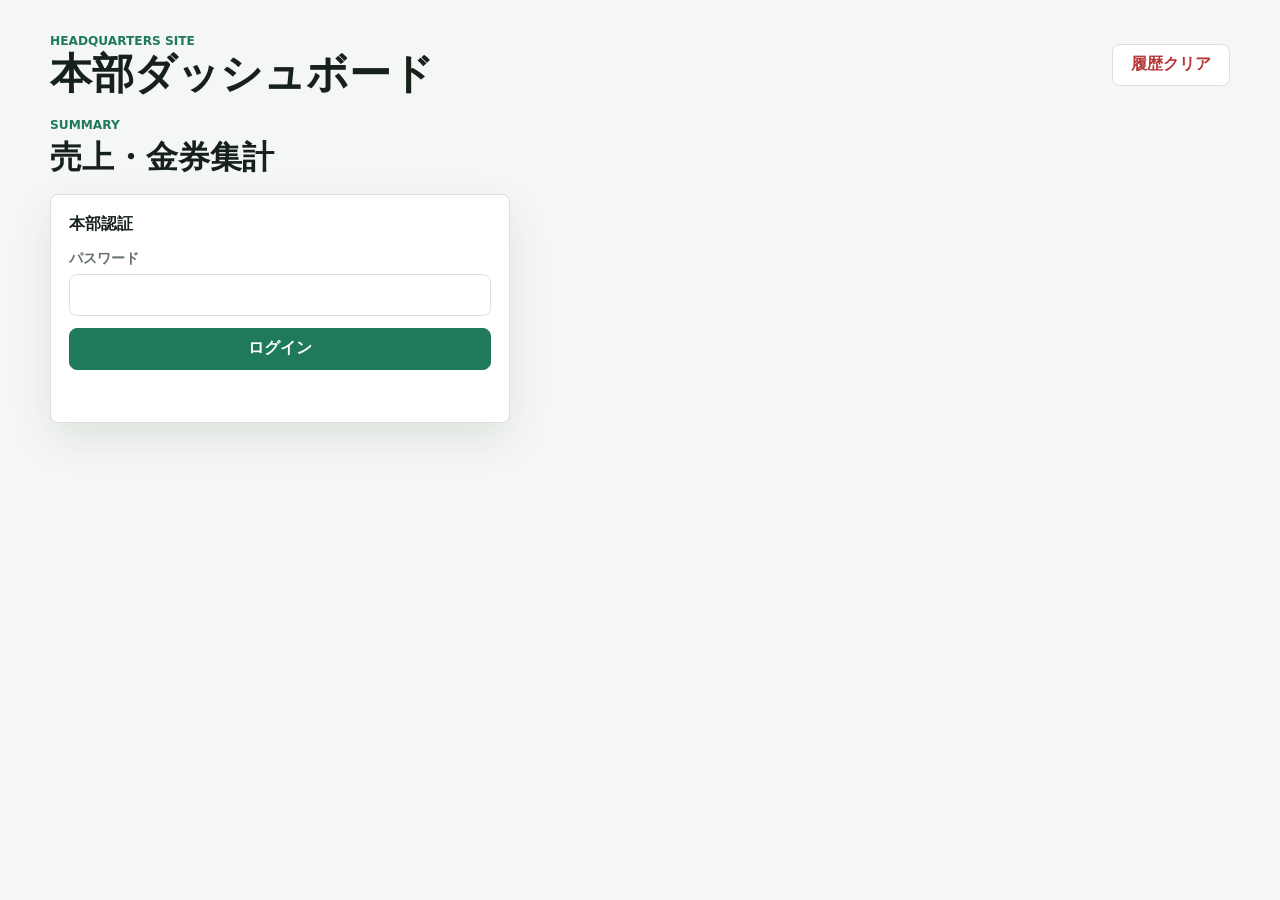
<file: hq-noauth.html>
<!doctype html>
<html lang="ja">
  <head>
    <meta charset="UTF-8" />
    <meta name="viewport" content="width=device-width, initial-scale=1.0" />
    <title>本部用 認証なし | 文化祭 販売管理</title>
    <link rel="stylesheet" href="styles.css" />
  </head>
  <body data-page="hq" data-auth="none">
    <div class="app-shell">
      <header class="topbar">
        <div>
          <p class="eyebrow">Headquarters Site</p>
          <h1>本部ダッシュボード</h1>
        </div>
        <button class="ghost-button danger" type="button" id="clearHistoryButton">履歴クリア</button>
      </header>

      <main>
        <section aria-labelledby="hqTitle">
          <div class="section-head">
            <div>
              <p class="eyebrow">Summary</p>
              <h2 id="hqTitle">売上・金券集計</h2>
            </div>
          </div>

          <section class="login-panel hidden" id="hqLogin">
            <h3>本部認証</h3>
            <form id="hqLoginForm" class="login-form">
              <label>
                <span>パスワード</span>
                <input id="hqPassword" type="password" autocomplete="current-password" />
              </label>
              <button class="primary-button" type="submit">ログイン</button>
            </form>
            <p class="status-text" id="loginMessage"></p>
          </section>

          <div class="dashboard hidden" id="dashboard">
            <section class="metric-grid" aria-label="集計">
              <article class="metric-card">
                <span>総売上</span>
                <strong id="metricSales">0円</strong>
              </article>
              <article class="metric-card">
                <span>注文数</span>
                <strong id="metricOrders">0</strong>
              </article>
              <article class="metric-card">
                <span>金券合計</span>
                <strong id="metricTickets">0円</strong>
              </article>
            </section>

            <div class="dashboard-grid">
              <section class="report-panel">
                <h3>部門別売上</h3>
                <div id="departmentSummary" class="summary-table"></div>
              </section>
              <section class="report-panel">
                <h3>金券集計</h3>
                <div id="ticketSummary" class="summary-table"></div>
              </section>
            </div>

            <section class="report-panel">
              <div class="panel-title-row">
                <h3>注文履歴</h3>
                <span id="historyCount">0件</span>
              </div>
              <div class="history-list" id="historyList"></div>
            </section>
          </div>
        </section>
      </main>
    </div>

    <script type="module" src="app.js"></script>
  </body>
</html>
</file>
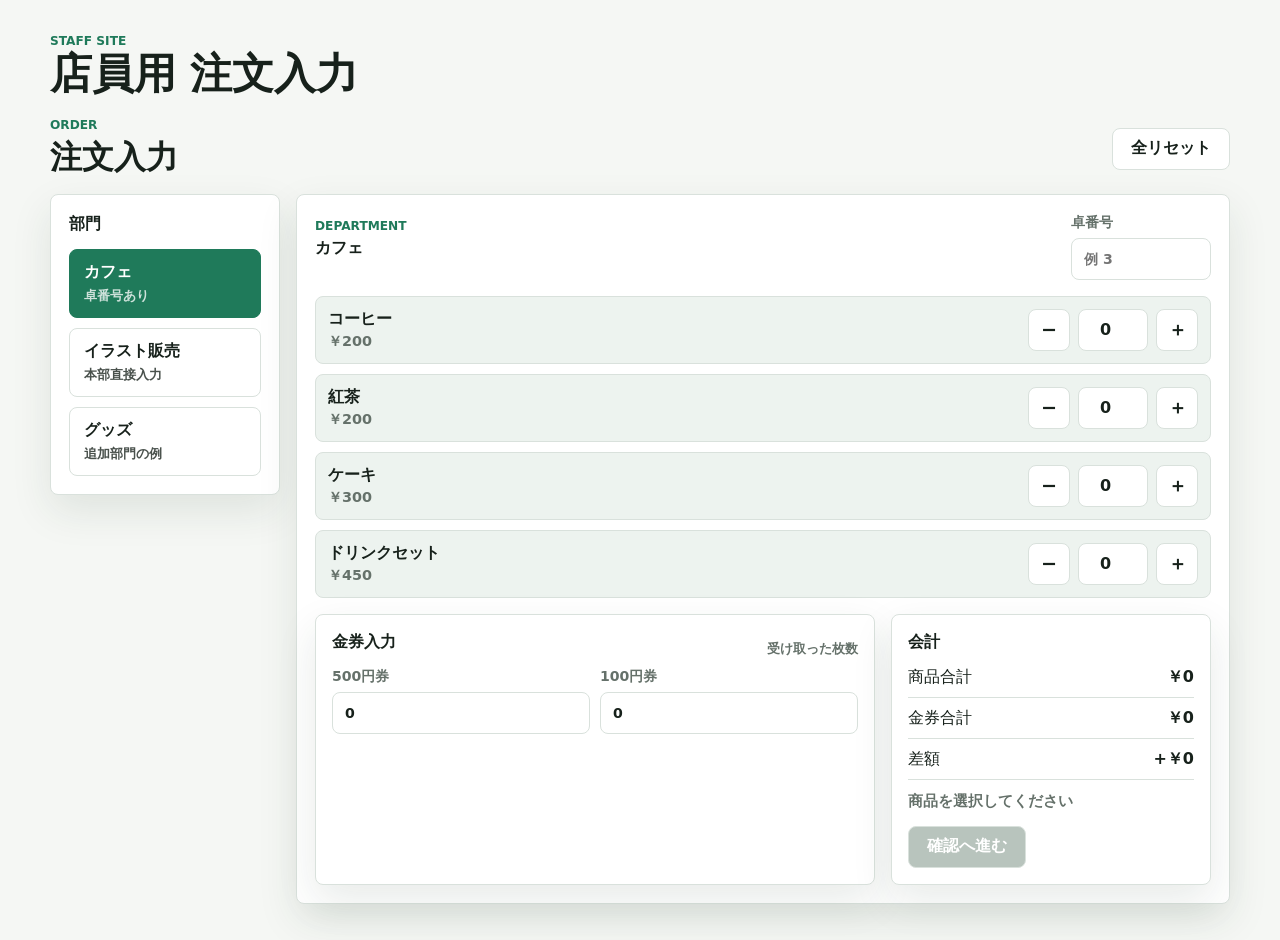
<file: staff-noauth.html>
<!doctype html>
<html lang="ja">
  <head>
    <meta charset="UTF-8" />
    <meta name="viewport" content="width=device-width, initial-scale=1.0" />
    <title>店員用 認証なし | 文化祭 販売管理</title>
    <link rel="stylesheet" href="styles.css" />
  </head>
  <body data-page="staff" data-auth="none">
    <div class="app-shell">
      <header class="topbar">
        <div>
          <p class="eyebrow">Staff Site</p>
          <h1>店員用 注文入力</h1>
        </div>
      </header>

      <main>
        <section class="hidden" id="staffApp" aria-labelledby="staffTitle">
          <div class="section-head">
            <div>
              <p class="eyebrow">Order</p>
              <h2 id="staffTitle">注文入力</h2>
            </div>
            <button class="ghost-button" type="button" id="resetOrderButton">全リセット</button>
          </div>

          <div class="staff-layout">
            <aside class="department-panel" aria-label="部門選択">
              <h3>部門</h3>
              <div class="department-list" id="departmentList"></div>
            </aside>

            <section class="order-panel">
              <div class="order-panel-head">
                <div>
                  <p class="eyebrow">Department</p>
                  <h3 id="selectedDepartmentName">カフェ</h3>
                </div>
                <label class="table-field" id="tableField">
                  <span>卓番号</span>
                  <input id="tableNumber" type="text" inputmode="numeric" maxlength="4" placeholder="例 3" />
                </label>
              </div>

              <div class="menu-list" id="menuList"></div>

              <div class="payment-area">
                <section class="payment-panel" aria-labelledby="ticketTitle">
                  <div class="panel-title-row">
                    <h3 id="ticketTitle">金券入力</h3>
                    <span class="hint-text">受け取った枚数</span>
                  </div>
                  <div class="ticket-grid" id="ticketInputs"></div>
                </section>

                <section class="summary-panel" aria-labelledby="summaryTitle">
                  <h3 id="summaryTitle">会計</h3>
                  <dl class="summary-list">
                    <div>
                      <dt>商品合計</dt>
                      <dd id="itemTotal">0円</dd>
                    </div>
                    <div>
                      <dt>金券合計</dt>
                      <dd id="ticketTotal">0円</dd>
                    </div>
                    <div>
                      <dt>差額</dt>
                      <dd id="balanceTotal">0円</dd>
                    </div>
                  </dl>
                  <p class="status-text" id="paymentStatus">商品を選択してください</p>
                  <button class="primary-button" type="button" id="openConfirmButton">確認へ進む</button>
                </section>
              </div>
            </section>
          </div>
        </section>
      </main>
    </div>

    <dialog class="confirm-dialog" id="confirmDialog">
      <form method="dialog" class="confirm-card">
        <div class="panel-title-row">
          <h3>送信確認</h3>
          <button class="icon-button" value="cancel" aria-label="閉じる" type="submit">×</button>
        </div>
        <div id="confirmDetails" class="confirm-details"></div>
        <div class="dialog-actions">
          <button class="ghost-button" value="cancel" type="submit">戻る</button>
          <button class="primary-button" value="send" type="button" id="sendOrderButton">送信</button>
        </div>
      </form>
    </dialog>

    <div class="toast" id="toast" role="status" aria-live="polite"></div>
    <script type="module" src="app.js"></script>
  </body>
</html>
</file>
<file: styles.css>
:root {
  color-scheme: light;
  --bg: #f5f7f4;
  --surface: #ffffff;
  --surface-strong: #edf3ef;
  --ink: #17211b;
  --muted: #65716a;
  --line: #d9e1dc;
  --brand: #1f7a5a;
  --brand-dark: #145a43;
  --accent: #d05b36;
  --danger: #b73636;
  --shadow: 0 16px 40px rgba(31, 56, 43, 0.1);
}

* {
  box-sizing: border-box;
}

body {
  margin: 0;
  min-height: 100vh;
  background: var(--bg);
  color: var(--ink);
  font-family:
    system-ui,
    -apple-system,
    BlinkMacSystemFont,
    "Segoe UI",
    sans-serif;
}

button,
input {
  font: inherit;
}

button {
  cursor: pointer;
}

.app-shell {
  width: min(1180px, calc(100% - 32px));
  margin: 0 auto;
  padding: 20px 0 36px;
}

.topbar,
.section-head,
.order-panel-head,
.panel-title-row {
  display: flex;
  align-items: center;
  justify-content: space-between;
  gap: 16px;
}

.topbar {
  padding: 14px 0 22px;
}

.eyebrow {
  margin: 0 0 4px;
  color: var(--brand);
  font-size: 0.76rem;
  font-weight: 800;
  letter-spacing: 0;
  text-transform: uppercase;
}

h1,
h2,
h3,
p {
  margin-top: 0;
}

h1 {
  margin-bottom: 0;
  font-size: clamp(1.65rem, 4vw, 2.6rem);
  line-height: 1.05;
}

h2 {
  margin-bottom: 0;
  font-size: clamp(1.35rem, 3vw, 2rem);
}

h3 {
  margin-bottom: 14px;
  font-size: 1.02rem;
}

.top-actions,
.dialog-actions {
  display: flex;
  align-items: center;
  gap: 8px;
}

.nav-button,
.ghost-button,
.primary-button,
.qty-button,
.icon-button,
.department-button {
  border: 1px solid var(--line);
  border-radius: 8px;
  min-height: 42px;
  background: var(--surface);
  color: var(--ink);
  font-weight: 800;
}

.nav-button {
  min-width: 78px;
  padding: 0 16px;
}

.nav-button.active,
.department-button.active {
  border-color: var(--brand);
  background: var(--brand);
  color: #fff;
}

.ghost-button,
.primary-button {
  padding: 0 18px;
}

.primary-button {
  border-color: var(--brand);
  background: var(--brand);
  color: #fff;
}

.primary-button:hover,
.nav-button.active:hover,
.department-button.active:hover {
  background: var(--brand-dark);
}

.primary-button:disabled {
  cursor: not-allowed;
  border-color: var(--line);
  background: #b8c4bd;
}

.danger {
  color: var(--danger);
}

.view {
  display: none;
}

.view.active {
  display: block;
}

.section-head {
  margin-bottom: 14px;
}

.staff-layout {
  display: grid;
  grid-template-columns: 230px 1fr;
  gap: 16px;
  align-items: start;
}

.department-panel,
.order-panel,
.payment-panel,
.summary-panel,
.auth-panel,
.login-panel,
.report-panel,
.metric-card {
  border: 1px solid var(--line);
  border-radius: 8px;
  background: var(--surface);
  box-shadow: var(--shadow);
}

.department-panel,
.order-panel,
.auth-panel,
.login-panel,
.report-panel {
  padding: 18px;
}

.department-list {
  display: grid;
  gap: 10px;
}

.department-button {
  width: 100%;
  padding: 12px 14px;
  text-align: left;
}

.department-button span {
  display: block;
  margin-top: 4px;
  color: inherit;
  font-size: 0.82rem;
  font-weight: 600;
  opacity: 0.78;
}

.order-panel-head {
  margin-bottom: 16px;
}

.table-field,
.login-form label {
  display: grid;
  gap: 6px;
  color: var(--muted);
  font-size: 0.88rem;
  font-weight: 800;
}

.table-field input,
.login-form input,
.ticket-input input,
.qty-input {
  width: 100%;
  border: 1px solid var(--line);
  border-radius: 8px;
  min-height: 42px;
  background: #fff;
  color: var(--ink);
  padding: 0 12px;
  font-weight: 800;
}

.table-field {
  width: 140px;
}

.menu-list {
  display: grid;
  gap: 10px;
}

.menu-item {
  display: grid;
  grid-template-columns: minmax(150px, 1fr) auto;
  gap: 14px;
  align-items: center;
  border: 1px solid var(--line);
  border-radius: 8px;
  padding: 12px;
  background: var(--surface-strong);
}

.menu-name {
  margin: 0 0 2px;
  font-weight: 900;
}

.menu-price {
  margin: 0;
  color: var(--muted);
  font-size: 0.9rem;
  font-weight: 800;
}

.qty-control {
  display: grid;
  grid-template-columns: 42px 70px 42px;
  gap: 8px;
  align-items: center;
}

.qty-button,
.icon-button {
  display: inline-grid;
  place-items: center;
  padding: 0;
  font-size: 1.2rem;
}

.qty-input {
  text-align: center;
}

.payment-area {
  display: grid;
  grid-template-columns: minmax(260px, 1fr) 320px;
  gap: 16px;
  margin-top: 16px;
}

.payment-panel,
.summary-panel {
  padding: 16px;
}

.ticket-grid {
  display: grid;
  grid-template-columns: repeat(2, minmax(0, 1fr));
  gap: 10px;
}

.ticket-input {
  display: grid;
  gap: 6px;
  color: var(--muted);
  font-size: 0.88rem;
  font-weight: 800;
}

.summary-list {
  display: grid;
  gap: 10px;
  margin: 0 0 12px;
}

.summary-list div,
.summary-row {
  display: flex;
  justify-content: space-between;
  gap: 14px;
  border-bottom: 1px solid var(--line);
  padding-bottom: 9px;
}

dt,
dd {
  margin: 0;
}

dd {
  font-weight: 900;
}

.status-text {
  min-height: 22px;
  margin: 0 0 12px;
  color: var(--muted);
  font-size: 0.92rem;
  font-weight: 800;
}

.hint-text {
  color: var(--muted);
  font-size: 0.84rem;
  font-weight: 800;
}

.status-text.ok {
  color: var(--brand);
}

.status-text.warn {
  color: var(--accent);
}

.auth-panel,
.login-panel {
  max-width: 460px;
}

.login-form {
  display: grid;
  gap: 12px;
}

.hidden {
  display: none;
}

.metric-grid {
  display: grid;
  grid-template-columns: repeat(3, minmax(0, 1fr));
  gap: 14px;
  margin-bottom: 16px;
}

.metric-card {
  padding: 16px;
}

.metric-card span {
  display: block;
  color: var(--muted);
  font-size: 0.86rem;
  font-weight: 800;
}

.metric-card strong {
  display: block;
  margin-top: 8px;
  font-size: 1.7rem;
}

.dashboard-grid {
  display: grid;
  grid-template-columns: 1fr 1fr;
  gap: 16px;
  margin-bottom: 16px;
}

.summary-table {
  display: grid;
  gap: 8px;
}

.summary-row:last-child {
  border-bottom: 0;
  padding-bottom: 0;
}

.history-list {
  display: grid;
  gap: 10px;
  max-height: 440px;
  overflow: auto;
}

.history-item {
  border: 1px solid var(--line);
  border-radius: 8px;
  padding: 12px;
  background: var(--surface-strong);
}

.history-item strong {
  display: block;
  margin-bottom: 5px;
}

.history-item p {
  margin: 0;
  color: var(--muted);
  font-size: 0.88rem;
  font-weight: 700;
}

.confirm-dialog {
  width: min(520px, calc(100% - 28px));
  border: 0;
  border-radius: 8px;
  padding: 0;
  box-shadow: 0 24px 70px rgba(0, 0, 0, 0.22);
}

.confirm-dialog::backdrop {
  background: rgba(23, 33, 27, 0.36);
}

.confirm-card {
  padding: 18px;
}

.confirm-details {
  display: grid;
  gap: 8px;
  margin-bottom: 16px;
}

.icon-button {
  width: 40px;
  height: 40px;
}

.toast {
  position: fixed;
  right: 18px;
  bottom: 18px;
  z-index: 20;
  transform: translateY(18px);
  border: 1px solid rgba(20, 90, 67, 0.25);
  border-radius: 8px;
  background: var(--brand);
  color: #fff;
  padding: 12px 16px;
  font-weight: 900;
  opacity: 0;
  pointer-events: none;
  box-shadow: var(--shadow);
  transition:
    opacity 0.18s ease,
    transform 0.18s ease;
}

.toast.show {
  transform: translateY(0);
  opacity: 1;
}

@media (max-width: 820px) {
  .app-shell {
    width: min(100% - 20px, 620px);
    padding-top: 12px;
  }

  .topbar,
  .section-head,
  .order-panel-head {
    align-items: stretch;
    flex-direction: column;
  }

  .top-actions {
    display: grid;
    grid-template-columns: 1fr 1fr;
  }

  .staff-layout,
  .payment-area,
  .dashboard-grid,
  .metric-grid {
    grid-template-columns: 1fr;
  }

  .department-list {
    grid-template-columns: repeat(2, minmax(0, 1fr));
  }

  .table-field {
    width: 100%;
  }

  .menu-item {
    grid-template-columns: 1fr;
  }

  .qty-control {
    grid-template-columns: 48px minmax(86px, 1fr) 48px;
  }

  .toast {
    right: 10px;
    bottom: 10px;
    left: 10px;
    text-align: center;
  }
}

@media (max-width: 430px) {
  .department-list,
  .ticket-grid {
    grid-template-columns: 1fr;
  }

  .department-panel,
  .order-panel,
  .login-panel,
  .report-panel {
    padding: 14px;
  }
}
</file>
